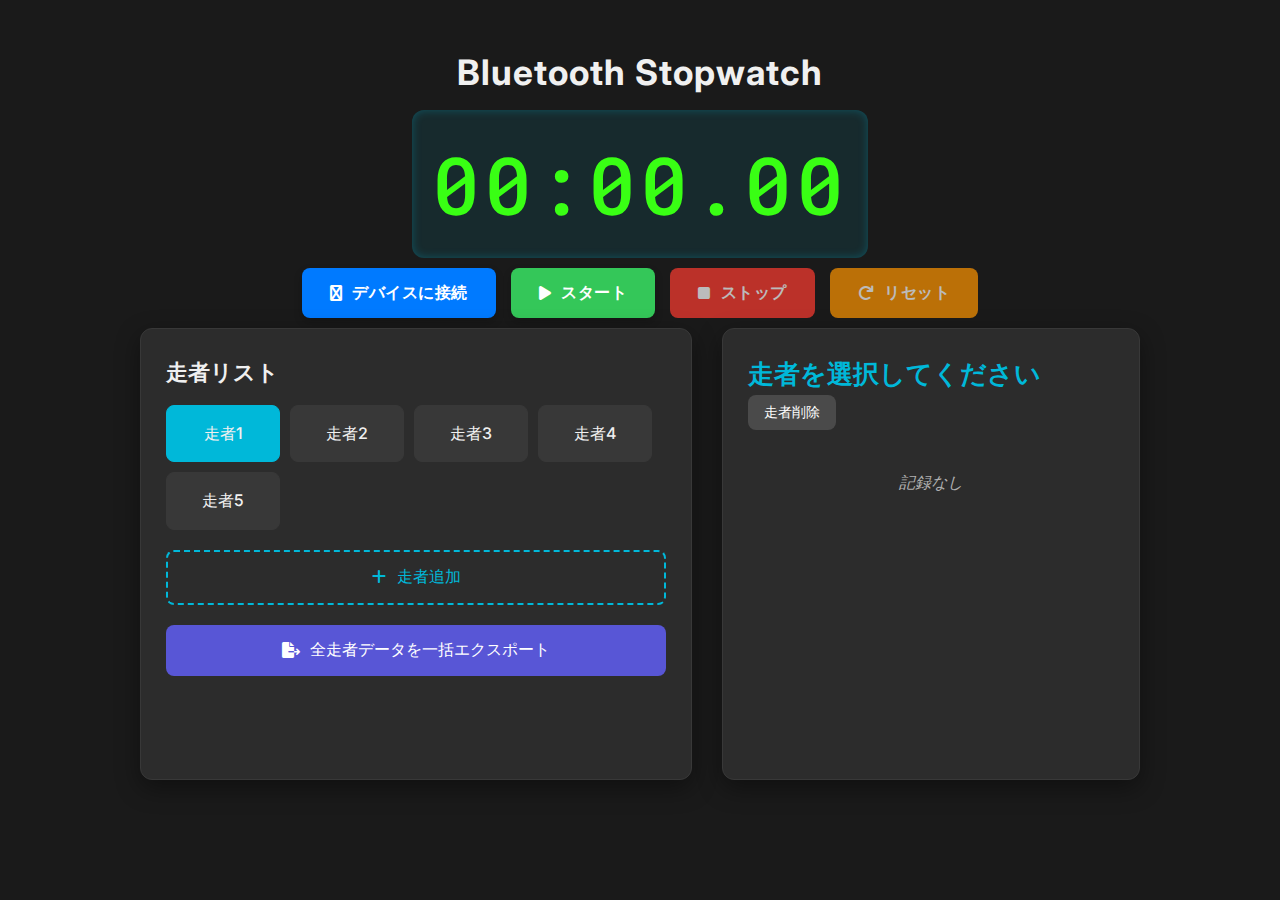
<file: index.html>
<!DOCTYPE html>
<html lang="ja">
<head>
    <meta charset="UTF-8">
    <title>Bluetooth Stopwatch App</title>
    <link href="https://fonts.googleapis.com/css2?family=Inter:wght@400;500;600;700&family=Roboto+Mono:wght@500&display=swap" rel="stylesheet">
    <link rel="stylesheet" href="https://cdnjs.cloudflare.com/ajax/libs/font-awesome/6.0.0-beta3/css/all.min.css">
    <style>
        /* ==================================================================== */
        /* CSS (デザイン) セクション */
        /* ==================================================================== */
        :root {
            --bg-color: #1a1a1a;
            --card-bg-color: #2c2c2c;
            --text-color: #f0f0f0;
            --secondary-text-color: #b0b0b0;
            --border-color: #383838;
            --accent-color: #00b8d9;
            --accent-light: #00b8d920;
            --button-connect: #007aff;
            --button-start: #34c759;
            --button-stop: #ff3b30;
            --button-reset: #ff9500;
            --delete-btn-color: #ff4500;
            --export-all-btn-color: #5856d6;
            --disabled-color: #4a4a4a;
            --font-primary: 'Inter', sans-serif;
            --font-display: 'Roboto Mono', monospace;
        }

        body {
            font-family: var(--font-primary);
            text-align: center;
            margin: 0;
            padding: 20px;
            background-color: var(--bg-color);
            color: var(--text-color);
            line-height: 1.6;
            display: flex;
            flex-direction: column;
            align-items: center;
        }

        h1 {
            font-weight: 700;
            color: var(--text-color);
            margin-bottom: 10px;
            font-size: 2.2em;
            letter-spacing: 1px;
        }

        .main-container {
            display: flex;
            justify-content: center;
            align-items: flex-start;
            gap: 30px;
            margin: 0px auto 30px auto;
            max-width: 1000px;
            width: 100%;
            flex-wrap: wrap;
        }

        .column {
            flex: 1;
            padding: 25px;
            border-radius: 12px;
            background-color: var(--card-bg-color);
            box-shadow: 0 8px 24px rgba(0, 0, 0, 0.4);
            text-align: left;
            min-height: 400px;
            display: flex;
            flex-direction: column;
            border: 1px solid var(--border-color);
            min-width: 300px;
        }

        /* ストップウォッチ表示エリア */
        .time-display {
            font-family: var(--font-display);
            font-size: 5em;
            margin-bottom: 10px;
            color: #39ff14;
            font-weight: 500;
            letter-spacing: 4px;
            background: rgba(0, 184, 217, 0.1);
            padding: 10px 20px; /* 縦方向のpaddingを縮小 */
            border-radius: 12px;
            box-shadow: inset 0 0 10px rgba(0, 184, 217, 0.3);
        }

        /* Controls */
        .controls {
            margin-bottom: 10px;
            display: flex;
            justify-content: center;
            gap: 15px;
            flex-wrap: wrap;
        }

        .controls button {
            font-family: var(--font-primary);
            font-size: 1em;
            padding: 14px 28px;
            border: none;
            border-radius: 8px;
            cursor: pointer;
            transition: all 0.3s ease;
            color: white;
            display: flex;
            align-items: center;
            justify-content: center;
            gap: 10px;
            font-weight: 600;
            box-shadow: 0 4px 8px rgba(0, 0, 0, 0.2);
            text-transform: uppercase;
            letter-spacing: 0.5px;
        }

        .controls button:hover:not(:disabled) {
            transform: translateY(-2px);
            box-shadow: 0 6px 12px rgba(0, 0, 0, 0.3);
        }

        .controls button:active:not(:disabled) {
            transform: translateY(0);
            box-shadow: 0 2px 4px rgba(0, 0, 0, 0.3);
        }

        .controls button:disabled {
            background-color: var(--disabled-color);
            cursor: not-allowed;
            opacity: 0.7;
            box-shadow: none;
        }

        #connectButton { background-color: var(--button-connect); }
        #startButton { background-color: var(--button-start); }
        #stopButton { background-color: var(--button-stop); }
        #resetButton { background-color: var(--button-reset); }
        
        .add-runner-btn {
            width: 100%;
            padding: 15px;
            background-color: transparent;
            border: 2px dashed var(--accent-color);
            border-radius: 8px;
            cursor: pointer;
            margin-top: 20px;
            color: var(--accent-color);
            font-size: 1em;
            font-weight: 500;
            transition: all 0.3s;
            display: flex;
            align-items: center;
            justify-content: center;
            gap: 10px;
        }

        .add-runner-btn:hover {
            background-color: var(--accent-color);
            color: var(--bg-color);
        }

        #exportAllButton { 
            background-color: var(--export-all-btn-color);
            color: white;
            border: none;
            margin-top: 20px;
            width: 100%;
        }

        /* 走者リストのタイル表示用CSS */
        .runner-list {
            min-width: 500px;
        }
        .runner-list ul {
            display: flex;
            flex-wrap: wrap;
            gap: 10px;
            list-style: none;
            padding: 0;
            margin: 0;
        }
        .runner-list li {
            width: calc(20% - 8px);
            padding: 15px 10px;
            border: 1px solid var(--border-color);
            border-radius: 8px;
            background-color: #383838;
            cursor: pointer;
            transition: background-color 0.2s, border-color 0.2s;
            text-align: center;
            display: flex;
            flex-direction: column;
            justify-content: center;
            align-items: center;
            position: relative;
        }

        .runner-list li:hover {
            background-color: var(--accent-light);
            border-color: var(--accent-color);
        }
        .runner-list li.selected {
            background-color: var(--accent-color);
            color: white;
            border-color: var(--accent-color);
            font-weight: 600;
        }

        .runner-name {
            font-size: 1em;
            font-weight: 500;
            color: var(--text-color);
        }
        
        .delete-btn {
            background: none;
            border: none;
            color: var(--delete-btn-color);
            cursor: pointer;
            font-size: 1.1em;
            transition: color 0.2s, transform 0.2s;
        }
        
        .delete-btn:hover {
            color: #ff6347;
            transform: scale(1.1);
        }

        /* 選択された走者の記録リスト */
        .selected-runner-record-list {
            list-style: none;
            padding: 0;
            margin: 0;
            flex-grow: 1;
            overflow-y: auto;
            max-height: 350px;
        }
        .selected-runner-record-list::-webkit-scrollbar {
            width: 8px;
        }
        .selected-runner-record-list::-webkit-scrollbar-thumb {
            background-color: var(--secondary-text-color);
            border-radius: 4px;
        }

        .selected-runner-record-item {
            padding: 15px 12px;
            border-bottom: 1px solid var(--border-color);
            display: flex;
            justify-content: space-between;
            align-items: center;
            transition: background-color 0.2s;
        }
        .selected-runner-record-item:last-child {
            border-bottom: none;
        }
        
        .selected-runner-header {
            display: flex;
            justify-content: space-between;
            align-items: center;
            margin-bottom: 20px;
            flex-wrap: wrap;
        }
        
        .selected-runner-name {
            font-size: 1.6em;
            font-weight: 600;
            color: var(--accent-color);
        }

        .record-info {
            display: flex;
            align-items: baseline;
            gap: 20px;
            flex-grow: 1;
        }

        .selected-runner-record-item .record-number {
            font-weight: 500;
            color: var(--secondary-text-color);
            font-size: 0.9em;
            width: 30px;
            text-align: right;
        }

        .selected-runner-record-item .runner-time {
            font-family: var(--font-display);
            font-weight: 500;
            font-size: 1.2em;
            color: var(--text-color);
        }
        
        #deleteRunnerButton {
            background-color: var(--delete-btn-color);
            color: white;
            border: none;
            padding: 8px 16px;
            border-radius: 8px;
            cursor: pointer;
            font-size: 0.9em;
            transition: background-color 0.3s;
        }
        
        #deleteRunnerButton:hover:not(:disabled) {
            background-color: #ff6347;
        }
        
        #deleteRunnerButton:disabled {
            background-color: var(--disabled-color);
            cursor: not-allowed;
        }

        .no-record {
            padding: 20px;
            text-align: center;
            color: var(--secondary-text-color);
            font-style: italic;
        }

        .runner-name-input {
            font-family: var(--font-primary);
            font-weight: 500;
            font-size: 1em;
            border: 1px solid var(--accent-color);
            border-radius: 4px;
            padding: 5px 8px;
            width: calc(100% - 16px);
            text-align: center;
            background-color: #383838;
            color: var(--accent-color);
            outline: none;
        }
        
        /* 走者リストの上余白を縮めるための追加ルール */
        .runner-list h2 {
            margin-top: 0;
        }

    </style>
</head>
<body>
    <h1>Bluetooth Stopwatch</h1>
    <div class="time-display" id="currentTime">00:00.00</div>
    
    <div class="controls">
        <button id="connectButton"><i class="fas fa-bluetooth-b"></i> デバイスに接続</button>
        <button id="startButton"><i class="fas fa-play"></i> スタート</button>
        <button id="stopButton" disabled><i class="fas fa-stop"></i> ストップ</button>
        <button id="resetButton" disabled><i class="fas fa-redo"></i> リセット</button>
    </div>

    <div class="main-container">
        <div class="column runner-list">
            <h2 style="font-size: 1.4em; margin-bottom: 15px;">走者リスト</h2>
            <ul id="runnerList">
                
            </ul>
            <button class="add-runner-btn" id="addRunnerButton"><i class="fas fa-plus"></i> 走者追加</button>
            <button id="exportAllButton" class="add-runner-btn" style="background-color: var(--export-all-btn-color); color: white; border: none; margin-top: 20px;"><i class="fas fa-file-export"></i> 全走者データを一括エクスポート</button>
        </div>

        <div class="column selected-runner-list">
            <div class="selected-runner-header">
                <span id="selectedRunnerName" class="selected-runner-name">
                    走者を選択してください
                </span>
                <button id="deleteRunnerButton" disabled>走者削除</button>
            </div>
            <ul id="recordsList" class="selected-runner-record-list">
                <li class="no-record">記録なし</li>
            </ul>
        </div>
    </div>
    
    <script>
        /* ==================================================================== */
        /* JavaScript (機能) セクション */
        /* ==================================================================== */
        const SERVICE_UUID = "1b24e5c4-a39c-4d46-92fb-3bbcb2f34a41";
        const CHARACTERISTIC_UUID = "9d18d524-2a6e-44ce-8724-445575b23e9a";

        let device;
        let characteristic;
        let isConnected = false;
        let startTime = 0;
        let elapsedTime = 0;
        let timerInterval;
        let isRunning = false;
        let runners = [];
        let nextRunnerId = 1;
        let selectedRunnerId = null;

        const connectButton = document.getElementById('connectButton');
        const startButton = document.getElementById('startButton');
        const stopButton = document.getElementById('stopButton');
        const resetButton = document.getElementById('resetButton');
        const currentTimeDisplay = document.getElementById('currentTime');
        const runnerListElement = document.getElementById('runnerList');
        const selectedRunnerNameElement = document.getElementById('selectedRunnerName');
        const recordsListElement = document.getElementById('recordsList');
        const addRunnerButton = document.getElementById('addRunnerButton');
        const exportAllButton = document.getElementById('exportAllButton');
        const deleteRunnerButton = document.getElementById('deleteRunnerButton');
        let isConnecting = false;

        loadData();
        updateTimeDisplay(0);
        renderRunnerList();
        
        connectButton.addEventListener('click', () => {
            if (!isConnecting) {
                startBluetoothConnectionFlow();
            }
        });
        startButton.addEventListener('click', startStopwatch);
        stopButton.addEventListener('click', () => {
            recordLap("ゴール");
            stopStopwatch();
        });
        resetButton.addEventListener('click', resetStopwatch);
        addRunnerButton.addEventListener('click', addRunner);
        deleteRunnerButton.addEventListener('click', () => deleteRunner(selectedRunnerId));
        runnerListElement.addEventListener('click', (event) => {
            const listItem = event.target.closest('li');
            if (!listItem) return;
            if (!listItem.querySelector('.runner-name-input')) {
                selectRunner(event);
            }
        });
        recordsListElement.addEventListener('click', (event) => {
            if (event.target.closest('.delete-btn')) {
                const recordIndex = event.target.closest('li').dataset.index;
                deleteRecord(recordIndex);
            }
        });
        document.addEventListener('keydown', handleGlobalKeydown);
        exportAllButton.addEventListener('click', exportAllToCsv);
        
        function saveData() {
            localStorage.setItem('runnersData', JSON.stringify(runners));
            localStorage.setItem('nextRunnerId', nextRunnerId);
            localStorage.setItem('selectedRunnerId', selectedRunnerId);
        }
        
        function loadData() {
            const savedRunners = localStorage.getItem('runnersData');
            const savedNextId = localStorage.getItem('nextRunnerId');
            const savedSelectedId = localStorage.getItem('selectedRunnerId');
            if (savedRunners) {
                runners = JSON.parse(savedRunners);
                nextRunnerId = parseInt(savedNextId, 10);
                selectedRunnerId = parseInt(savedSelectedId, 10);
            } else {
                runners = [
                    { id: 1, name: "走者1", records: [] },
                    { id: 2, name: "走者2", records: [] },
                    { id: 3, name: "走者3", records: [] },
                    { id: 4, name: "走者4", records: [] },
                    { id: 5, name: "走者5", records: [] }
                ];
                nextRunnerId = 6;
                selectedRunnerId = 1;
                saveData();
            }
        }

        async function startBluetoothConnectionFlow() {
            isConnecting = true;
            connectButton.textContent = "スキャン中...";
            try {
                device = await navigator.bluetooth.requestDevice({
                    acceptAllDevices: true,
                    optionalServices: [SERVICE_UUID]
                });
                connectButton.textContent = `接続中: ${device.name || '不明なデバイス'}`;
                await connectToDevice(device);
            } catch (error) {
                console.error(`Bluetooth接続エラー: ${error}`);
                alert("Bluetooth接続に失敗しました。デバイスが近くにあるか、ペアリングモードになっているか確認してください。");
                connectButton.textContent = "デバイスに接続";
                isConnecting = false;
            }
        }
        
        async function connectToDevice(deviceToConnect) {
            try {
                if (!deviceToConnect.gatt.connected) {
                    await deviceToConnect.gatt.connect();
                }
                deviceToConnect.addEventListener('gattserverdisconnected', onDisconnected);
                const server = deviceToConnect.gatt;
                const service = await server.getPrimaryService(SERVICE_UUID);
                characteristic = await service.getCharacteristic(CHARACTERISTIC_UUID);
                await characteristic.startNotifications();
                characteristic.addEventListener('characteristicvaluechanged', handleNotifications);
                isConnected = true;
                isConnecting = false;
                connectButton.textContent = "接続済み";
                connectButton.disabled = true;
                console.log("接続に成功しました。センサーからの通知を待機しています。");
            } catch (error) {
                console.error(`GATT接続エラー: ${error}`);
                connectButton.textContent = "接続エラー";
                isConnecting = false;
                connectButton.disabled = false;
            }
        }
        
        function onDisconnected(event) {
            console.log(`デバイス ${event.target.name} が切断されました。`);
            isConnected = false;
            connectButton.textContent = "再接続を試行中...";
            connectButton.disabled = false;
            setTimeout(() => {
                if (!isConnecting && !isConnected) {
                    startBluetoothConnectionFlow();
                }
            }, 2000);
        }
        
        function handleNotifications(event) {
            const value = event.target.value;
            const decoder = new TextDecoder();
            const jsonString = decoder.decode(value);
            try {
                const data = JSON.parse(jsonString);
                if (data && typeof data.sw === 'number' && typeof data.tr === 'number') {
                    const sw = data.sw;
                    const tr = data.tr;
                    console.log(`Received data - sw: ${sw}, tr: ${tr}`);
                    if (tr === 1) {
                        startStopwatch();
                    } else if (tr === 8) {
                        if (isRunning) {
                            recordLap("ゴール");
                            stopStopwatch();
                        }
                    } else if (tr > 1 && tr < 8) {
                        if (isRunning) {
                            recordLap(getTriggerName(tr));
                        }
                    }
                    if (sw === 1) {
                        resetStopwatch();
                    }
                } else {
                    console.warn("受信データ形式が不正です:", data);
                }
            } catch (e) {
                console.error(`JSONパースエラー: ${e}`);
            }
        }

        function startStopwatch() {
            if (isRunning) return;
            if (selectedRunnerId === null) {
                alert("記録する走者を選択してください。");
                return;
            }
            isRunning = true;
            startTime = Date.now() - elapsedTime;
            timerInterval = setInterval(() => {
                elapsedTime = Date.now() - startTime;
                updateTimeDisplay(elapsedTime);
            }, 10);
            startButton.disabled = true;
            stopButton.disabled = false;
            resetButton.disabled = true;
        }

        function stopStopwatch() {
            if (!isRunning) return;
            isRunning = false;
            clearInterval(timerInterval);
            startButton.disabled = false;
            stopButton.disabled = true;
            resetButton.disabled = false;
        }

        function resetStopwatch() {
            clearInterval(timerInterval);
            isRunning = false;
            elapsedTime = 0;
            updateTimeDisplay(0);
            startButton.disabled = false;
            stopButton.disabled = true;
            resetButton.disabled = true;
        }

        function updateTimeDisplay(milliseconds) {
            const totalSeconds = Math.floor(milliseconds / 1000);
            const hundredthsOfSeconds = Math.floor((milliseconds % 1000) / 10);
            const seconds = totalSeconds % 60;
            const minutes = Math.floor(totalSeconds / 60);
            const format = (num) => num.toString().padStart(2, '0');
            const formatHundredths = (num) => num.toString().padStart(2, '0');
            currentTimeDisplay.textContent = `${format(minutes)}:${format(seconds)}.${formatHundredths(hundredthsOfSeconds)}`;
        }

        function getTriggerName(trValue) {
            switch(trValue) {
                case 1: return "スタート";
                case 2: return "中間1";
                case 4: return "中間2";
                case 8: return "ゴール";
                default: return `不明(${trValue})`;
            }
        }
        
        function recordLap(triggerName) {
            if (selectedRunnerId === null) {
                return;
            }
            const runner = runners.find(r => r.id === selectedRunnerId);
            if (runner) {
                const newRecord = { 
                    time: elapsedTime,
                    formattedTime: formatTime(elapsedTime),
                    label: triggerName
                };
                runner.records.push(newRecord);
                renderSelectedRunnerRecords();
                saveData();
            }
        }

        function deleteRunner(runnerId) {
            if (runnerId === null) return;
            const runner = runners.find(r => r.id === runnerId);
            if (runner && confirm(`${runner.name} とその全ての記録を削除しますか？`)) {
                runners = runners.filter(r => r.id !== runnerId);
                if (selectedRunnerId === runnerId) {
                    selectedRunnerId = null;
                }
                renderRunnerList();
                renderSelectedRunnerRecords();
                saveData();
            }
        }
        
        function deleteRecord(recordIndex) {
            const runner = runners.find(r => r.id === selectedRunnerId);
            if (runner && confirm("この記録を削除しますか？")) {
                runner.records.splice(recordIndex, 1);
                renderSelectedRunnerRecords();
                saveData();
            }
        }
        
        function addRunner() {
            const newRunner = { id: nextRunnerId, name: `走者${nextRunnerId}`, records: [] };
            runners.push(newRunner);
            nextRunnerId++;
            renderRunnerList();
            selectedRunnerId = newRunner.id; 
            renderSelectedRunnerRecords();
            saveData();
        }

        function selectRunner(event) {
            const listItem = event.target.closest('li');
            if (listItem && !listItem.querySelector('.runner-name-input')) {
                const runnerId = parseInt(listItem.dataset.id);
                selectedRunnerId = runnerId;
                document.querySelectorAll('#runnerList li').forEach(li => li.classList.remove('selected'));
                listItem.classList.add('selected');
                renderSelectedRunnerRecords();
                saveData();
            }
        }

        function renderRunnerList() {
            runnerListElement.innerHTML = '';
            if (runners.length === 0 && selectedRunnerId !== null) {
                selectedRunnerId = null;
            }
            runners.forEach(runner => {
                const li = document.createElement('li');
                li.dataset.id = runner.id;
                const runnerNameSpan = document.createElement('span');
                runnerNameSpan.classList.add('runner-name');
                runnerNameSpan.textContent = runner.name;
                runnerNameSpan.addEventListener('dblclick', (e) => editRunnerName(e.currentTarget, runner.id));
                li.appendChild(runnerNameSpan);
                if (runner.id === selectedRunnerId) {
                    li.classList.add('selected');
                }
                runnerListElement.appendChild(li);
            });
            if (selectedRunnerId === null && runners.length > 0) {
                selectedRunnerId = runners[0].id;
                renderRunnerList();
                renderSelectedRunnerRecords();
            } else if (runners.length === 0) {
                 renderSelectedRunnerRecords();
            }
        }
        
        function editRunnerName(targetElement, runnerId) {
            const runner = runners.find(r => r.id === runnerId);
            if (!runner) return;
            const oldName = runner.name;
            const input = document.createElement('input');
            input.type = 'text';
            input.value = oldName;
            input.classList.add('runner-name-input');
            targetElement.innerHTML = '';
            targetElement.appendChild(input);
            input.focus();
            input.select();
            const saveName = () => {
                const newName = input.value.trim();
                if (newName && newName !== oldName) {
                    runner.name = newName;
                    renderRunnerList();
                    renderSelectedRunnerRecords();
                    saveData();
                } else {
                    renderRunnerList();
                }
            };
            input.addEventListener('blur', saveName);
            input.addEventListener('keydown', (e) => {
                if (e.key === 'Enter') {
                    saveName();
                }
            });
        }
        
        function renderSelectedRunnerRecords() {
            recordsListElement.innerHTML = '';
            if (selectedRunnerId === null) {
                selectedRunnerNameElement.textContent = `走者を選択してください`;
                deleteRunnerButton.disabled = true;
                const noRecordLi = document.createElement('li');
                noRecordLi.classList.add('no-record');
                noRecordLi.textContent = "記録なし";
                recordsListElement.appendChild(noRecordLi);
                return;
            }
            const runner = runners.find(r => r.id === selectedRunnerId);
            if (runner) {
                selectedRunnerNameElement.textContent = `${runner.name}`;
                deleteRunnerButton.disabled = false;
                if (runner.records.length > 0) {
                    const reversedRecords = runner.records.slice().reverse(); 
                    reversedRecords.forEach((record, index) => {
                        const li = document.createElement('li');
                        li.classList.add('selected-runner-record-item');
                        li.dataset.index = runner.records.length - 1 - index; 
                        const recordInfoDiv = document.createElement('div');
                        recordInfoDiv.classList.add('record-info');
                        const recordNumberSpan = document.createElement('span');
                        recordNumberSpan.classList.add('record-number');
                        recordNumberSpan.textContent = `${reversedRecords.length - index}`;
                        const recordTimeSpan = document.createElement('span');
                        recordTimeSpan.classList.add('runner-time');
                        recordTimeSpan.textContent = record.formattedTime;
                        recordInfoDiv.appendChild(recordNumberSpan);
                        recordInfoDiv.appendChild(recordTimeSpan);
                        const deleteButton = document.createElement('button');
                        deleteButton.classList.add('delete-btn');
                        deleteButton.innerHTML = '<i class="fas fa-trash-alt"></i>';
                        li.appendChild(recordInfoDiv);
                        li.appendChild(deleteButton);
                        recordsListElement.appendChild(li);
                    });
                } else {
                    const noRecordLi = document.createElement('li');
                    noRecordLi.classList.add('no-record');
                    noRecordLi.textContent = "記録なし";
                    recordsListElement.appendChild(noRecordLi);
                }
            } else {
                selectedRunnerId = null;
                renderRunnerList();
                renderSelectedRunnerRecords();
            }
        }
        
        function handleGlobalKeydown(e) {
            if (e.key === 'Enter' && e.target.tagName === 'INPUT') {
                e.target.blur();
            }
        }

        function formatTime(milliseconds) {
            const totalSeconds = Math.floor(milliseconds / 1000);
            const hundredthsOfSeconds = Math.floor((milliseconds % 1000) / 10);
            const seconds = totalSeconds % 60;
            const minutes = Math.floor(totalSeconds / 60);
            const format = (num) => num.toString().padStart(2, '0');
            const formatHundredths = (num) => num.toString().padStart(2, '0');
            return `${format(minutes)}:${format(seconds)}.${formatHundredths(hundredthsOfSeconds)}`;
        }
        
        function convertToCsvString(runnersData) {
            if (runnersData.length === 0) return "";
            let maxRecords = 0;
            runnersData.forEach(r => {
                if (r.records.length > maxRecords) {
                    maxRecords = r.records.length;
                }
            });
            const escapeCsv = (str) => {
                if (typeof str !== 'string') return '';
                if (str.includes(',') || str.includes('"') || str.includes('\n')) {
                    return `"${str.replace(/"/g, '""')}"`;
                }
                return str;
            };
            let header = escapeCsv("氏名");
            for (let i = 1; i <= maxRecords; i++) {
                header += `,${escapeCsv(i.toString())}`;
            }
            let csv = header + "\n";
            runnersData.forEach(runner => {
                let row = escapeCsv(runner.name);
                for (let i = 0; i < maxRecords; i++) {
                    const record = runner.records[i];
                    const timeString = record ? record.formattedTime : "";
                    row += `,${timeString ? `'${timeString}` : ""}`;
                }
                csv += row + "\n";
            });
            return csv;
        }

        function exportAllToCsv() {
            if (runners.length === 0) {
                alert("エクスポートする走者がいません。");
                return;
            }
            const csvContent = convertToCsvString(runners);
            downloadCsv(csvContent, "全走者記録.csv");
        }
        
        function downloadCsv(csvContent, filename) {
            const BOM = new Uint8Array([0xEF, 0xBB, 0xBF]);
            const blob = new Blob([BOM, csvContent], { type: 'text/csv;charset=utf-8;' });
            const link = document.createElement("a");
            if (link.download !== undefined) {
                const url = URL.createObjectURL(blob);
                link.setAttribute("href", url);
                link.setAttribute("download", filename);
                link.style.visibility = 'hidden';
                document.body.appendChild(link);
                link.click();
                document.body.removeChild(link);
            }
        }
    </script>
</body>
</html>
</file>
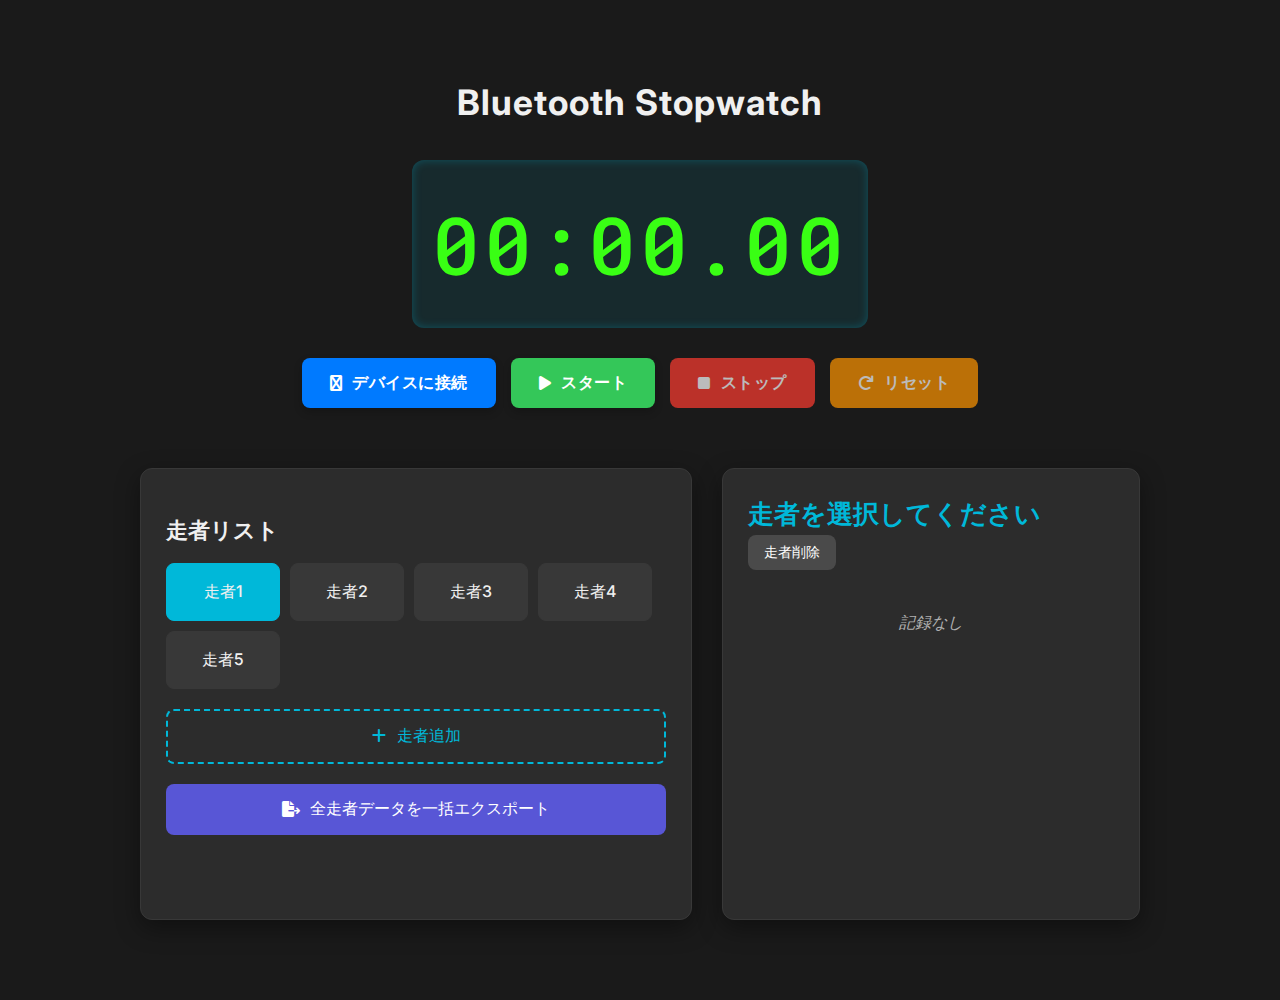
<file: web SW.html>
<!DOCTYPE html>
<html lang="ja">
<head>
    <meta charset="UTF-8">
    <title>Bluetooth Stopwatch App</title>
    <link href="https://fonts.googleapis.com/css2?family=Inter:wght@400;500;600;700&family=Roboto+Mono:wght@500&display=swap" rel="stylesheet">
    <link rel="stylesheet" href="https://cdnjs.cloudflare.com/ajax/libs/font-awesome/6.0.0-beta3/css/all.min.css">
    <style>
        /* ==================================================================== */
        /* CSS (デザイン) セクション - 更新版 */
        /* ==================================================================== */
        :root {
            --bg-color: #1a1a1a;
            --card-bg-color: #2c2c2c;
            --text-color: #f0f0f0;
            --secondary-text-color: #b0b0b0;
            --border-color: #383838;
            --accent-color: #00b8d9;
            --accent-light: #00b8d920; /* 薄い透明なアクセント色 */
            --button-connect: #007aff;
            --button-start: #34c759;
            --button-stop: #ff3b30;
            --button-reset: #ff9500;
            --delete-btn-color: #ff4500;
            --export-all-btn-color: #5856d6;
            --disabled-color: #4a4a4a;
            --font-primary: 'Inter', sans-serif;
            --font-display: 'Roboto Mono', monospace;
        }

        body {
            font-family: var(--font-primary);
            text-align: center;
            margin: 0;
            padding: 50px 20px;
            background-color: var(--bg-color);
            color: var(--text-color);
            line-height: 1.6;
            display: flex;
            flex-direction: column;
            align-items: center;
        }

        h1 {
            font-weight: 700;
            color: var(--text-color);
            margin-bottom: 30px;
            font-size: 2.2em;
            letter-spacing: 1px;
        }

        .main-container {
            display: flex;
            justify-content: center;
            align-items: flex-start;
            gap: 30px;
            margin: 30px auto;
            max-width: 1000px;
            width: 100%;
            flex-wrap: wrap;
        }

        .column {
            flex: 1;
            padding: 25px;
            border-radius: 12px;
            background-color: var(--card-bg-color);
            box-shadow: 0 8px 24px rgba(0, 0, 0, 0.4);
            text-align: left;
            min-height: 400px;
            display: flex;
            flex-direction: column;
            border: 1px solid var(--border-color);
            min-width: 300px;
        }

        /* ストップウォッチ表示エリア */
        .time-display {
            font-family: var(--font-display);
            font-size: 5em;
            margin-bottom: 30px;
            color: #39ff14; /* 蛍光緑に変更 */
            font-weight: 500;
            letter-spacing: 4px;
            background: rgba(0, 184, 217, 0.1);
            padding: 20px;
            border-radius: 12px;
            box-shadow: inset 0 0 10px rgba(0, 184, 217, 0.3);
        }

        /* Controls */
        .controls {
            margin-bottom: 30px;
            display: flex;
            justify-content: center;
            gap: 15px;
            flex-wrap: wrap;
        }

        .controls button {
            font-family: var(--font-primary);
            font-size: 1em;
            padding: 14px 28px;
            border: none;
            border-radius: 8px;
            cursor: pointer;
            transition: all 0.3s ease;
            color: white;
            display: flex;
            align-items: center;
            justify-content: center;
            gap: 10px;
            font-weight: 600;
            box-shadow: 0 4px 8px rgba(0, 0, 0, 0.2);
            text-transform: uppercase;
            letter-spacing: 0.5px;
        }

        .controls button:hover:not(:disabled) {
            transform: translateY(-2px);
            box-shadow: 0 6px 12px rgba(0, 0, 0, 0.3);
        }

        .controls button:active:not(:disabled) {
            transform: translateY(0);
            box-shadow: 0 2px 4px rgba(0, 0, 0, 0.3);
        }

        .controls button:disabled {
            background-color: var(--disabled-color);
            cursor: not-allowed;
            opacity: 0.7;
            box-shadow: none;
        }

        #connectButton { background-color: var(--button-connect); }
        #startButton { background-color: var(--button-start); }
        #stopButton { background-color: var(--button-stop); }
        #resetButton { background-color: var(--button-reset); }
        
        .add-runner-btn {
            width: 100%;
            padding: 15px;
            background-color: transparent;
            border: 2px dashed var(--accent-color);
            border-radius: 8px;
            cursor: pointer;
            margin-top: 20px;
            color: var(--accent-color);
            font-size: 1em;
            font-weight: 500;
            transition: all 0.3s;
            display: flex;
            align-items: center;
            justify-content: center;
            gap: 10px;
        }

        .add-runner-btn:hover {
            background-color: var(--accent-color);
            color: var(--bg-color);
        }

        #exportAllButton { 
            background-color: var(--export-all-btn-color);
            color: white;
            border: none;
            margin-top: 20px;
            width: 100%;
        }

        /* 走者リストのタイル表示用CSS */
        .runner-list {
            min-width: 500px;
        }
        .runner-list ul {
            display: flex;
            flex-wrap: wrap;
            gap: 10px;
            list-style: none;
            padding: 0;
            margin: 0;
        }
        .runner-list li {
            width: calc(20% - 8px); /* 5列表示のための計算 */
            padding: 15px 10px;
            border: 1px solid var(--border-color);
            border-radius: 8px;
            background-color: #383838;
            cursor: pointer;
            transition: background-color 0.2s, border-color 0.2s;
            text-align: center;
            display: flex;
            flex-direction: column;
            justify-content: center;
            align-items: center;
            position: relative;
        }

        .runner-list li:hover {
            background-color: var(--accent-light);
            border-color: var(--accent-color);
        }
        .runner-list li.selected {
            background-color: var(--accent-color);
            color: white;
            border-color: var(--accent-color);
            font-weight: 600;
        }

        .runner-name {
            font-size: 1em;
            font-weight: 500;
            color: var(--text-color);
        }
        
        .delete-btn {
            background: none;
            border: none;
            color: var(--delete-btn-color);
            cursor: pointer;
            font-size: 1.1em;
            transition: color 0.2s, transform 0.2s;
        }
        
        .delete-btn:hover {
            color: #ff6347;
            transform: scale(1.1);
        }

        /* 選択された走者の記録リスト */
        .selected-runner-record-list {
            list-style: none;
            padding: 0;
            margin: 0;
            flex-grow: 1;
            overflow-y: auto;
            max-height: 350px;
        }
        .selected-runner-record-list::-webkit-scrollbar {
            width: 8px;
        }
        .selected-runner-record-list::-webkit-scrollbar-thumb {
            background-color: var(--secondary-text-color);
            border-radius: 4px;
        }

        .selected-runner-record-item {
            padding: 15px 12px;
            border-bottom: 1px solid var(--border-color);
            display: flex;
            justify-content: space-between;
            align-items: center;
            transition: background-color 0.2s;
        }
        .selected-runner-record-item:last-child {
            border-bottom: none;
        }
        
        .selected-runner-header {
            display: flex;
            justify-content: space-between;
            align-items: center;
            margin-bottom: 20px;
            flex-wrap: wrap;
        }
        
        .selected-runner-name {
            font-size: 1.6em;
            font-weight: 600;
            color: var(--accent-color);
        }

        .record-info {
            display: flex;
            align-items: baseline;
            gap: 20px;
            flex-grow: 1;
        }

        .selected-runner-record-item .record-number {
            font-weight: 500;
            color: var(--secondary-text-color);
            font-size: 0.9em;
            width: 30px;
            text-align: right;
        }

        .selected-runner-record-item .runner-time {
            font-family: var(--font-display);
            font-weight: 500;
            font-size: 1.2em;
            color: var(--text-color);
        }
        
        #deleteRunnerButton {
            background-color: var(--delete-btn-color);
            color: white;
            border: none;
            padding: 8px 16px;
            border-radius: 8px;
            cursor: pointer;
            font-size: 0.9em;
            transition: background-color 0.3s;
        }
        
        #deleteRunnerButton:hover:not(:disabled) {
            background-color: #ff6347;
        }
        
        #deleteRunnerButton:disabled {
            background-color: var(--disabled-color);
            cursor: not-allowed;
        }

        .no-record {
            padding: 20px;
            text-align: center;
            color: var(--secondary-text-color);
            font-style: italic;
        }

        .runner-name-input {
            font-family: var(--font-primary);
            font-weight: 500;
            font-size: 1em;
            border: 1px solid var(--accent-color);
            border-radius: 4px;
            padding: 5px 8px;
            width: calc(100% - 16px);
            text-align: center;
            background-color: #383838;
            color: var(--accent-color);
            outline: none;
        }
        
    </style>
</head>
<body>
    <h1>Bluetooth Stopwatch</h1>
    <div class="time-display" id="currentTime">00:00.00</div>
    
    <div class="controls">
        <button id="connectButton"><i class="fas fa-bluetooth-b"></i> デバイスに接続</button>
        <button id="startButton"><i class="fas fa-play"></i> スタート</button>
        <button id="stopButton" disabled><i class="fas fa-stop"></i> ストップ</button>
        <button id="resetButton" disabled><i class="fas fa-redo"></i> リセット</button>
    </div>

    <div class="main-container">
        <div class="column runner-list">
            <h2 style="font-size: 1.4em; margin-bottom: 15px;">走者リスト</h2>
            <ul id="runnerList">
                
            </ul>
            <button class="add-runner-btn" id="addRunnerButton"><i class="fas fa-plus"></i> 走者追加</button>
            <button id="exportAllButton" class="add-runner-btn" style="background-color: var(--export-all-btn-color); color: white; border: none; margin-top: 20px;"><i class="fas fa-file-export"></i> 全走者データを一括エクスポート</button>
        </div>

        <div class="column selected-runner-list">
            <div class="selected-runner-header">
                <span id="selectedRunnerName" class="selected-runner-name">
                    走者を選択してください
                </span>
                <button id="deleteRunnerButton" disabled>走者削除</button>
            </div>
            <ul id="recordsList" class="selected-runner-record-list">
                <li class="no-record">記録なし</li>
            </ul>
        </div>
    </div>
    
    <script>
        /* ==================================================================== */
        /* JavaScript (機能) セクション */
        /* ==================================================================== */
        const SERVICE_UUID = "1b24e5c4-a39c-4d46-92fb-3bbcb2f34a41";
        const CHARACTERISTIC_UUID = "9d18d524-2a6e-44ce-8724-445575b23e9a";

        let device;
        let characteristic;
        let isConnected = false;

        let startTime = 0;
        let elapsedTime = 0;
        let timerInterval;
        let isRunning = false;
        let lastTr = 0;
        
        let runners = []; // 初期データを空にするか、localStorageにない場合に使用
        let nextRunnerId = 1;
        let selectedRunnerId = null;

        const connectButton = document.getElementById('connectButton');
        const startButton = document.getElementById('startButton');
        const stopButton = document.getElementById('stopButton');
        const resetButton = document.getElementById('resetButton');
        const currentTimeDisplay = document.getElementById('currentTime');
        const runnerListElement = document.getElementById('runnerList');
        const selectedRunnerNameElement = document.getElementById('selectedRunnerName');
        const recordsListElement = document.getElementById('recordsList');
        const addRunnerButton = document.getElementById('addRunnerButton');
        const exportAllButton = document.getElementById('exportAllButton');
        const deleteRunnerButton = document.getElementById('deleteRunnerButton');

        // Initial setup
        loadData();
        updateTimeDisplay(0);
        renderRunnerList();
        
        // Event Listeners
        connectButton.addEventListener('click', connectToDevice);
        startButton.addEventListener('click', startStopwatch);
        stopButton.addEventListener('click', () => {
            recordLap("ゴール");
            stopStopwatch();
        });
        resetButton.addEventListener('click', resetStopwatch);
        addRunnerButton.addEventListener('click', addRunner);
        deleteRunnerButton.addEventListener('click', () => deleteRunner(selectedRunnerId));
        runnerListElement.addEventListener('click', (event) => {
            const listItem = event.target.closest('li');
            if (!listItem) return;
            
            if (!listItem.querySelector('.runner-name-input')) {
                selectRunner(event);
            }
        });
        recordsListElement.addEventListener('click', (event) => {
            if (event.target.closest('.delete-btn')) {
                const recordIndex = event.target.closest('li').dataset.index;
                deleteRecord(recordIndex);
            }
        });
        document.addEventListener('keydown', handleGlobalKeydown);
        exportAllButton.addEventListener('click', exportAllToCsv);
        
        // ========================
        // データ永続化の関数
        // ========================
        function saveData() {
            localStorage.setItem('runnersData', JSON.stringify(runners));
            localStorage.setItem('nextRunnerId', nextRunnerId);
            localStorage.setItem('selectedRunnerId', selectedRunnerId);
        }
        
        function loadData() {
            const savedRunners = localStorage.getItem('runnersData');
            const savedNextId = localStorage.getItem('nextRunnerId');
            const savedSelectedId = localStorage.getItem('selectedRunnerId');
            
            if (savedRunners) {
                runners = JSON.parse(savedRunners);
                nextRunnerId = parseInt(savedNextId, 10);
                selectedRunnerId = parseInt(savedSelectedId, 10);
            } else {
                // 初回アクセス時またはデータがない場合、初期データを設定
                runners = [
                    { id: 1, name: "走者1", records: [] },
                    { id: 2, name: "走者2", records: [] },
                    { id: 3, name: "走者3", records: [] },
                    { id: 4, name: "走者4", records: [] },
                    { id: 5, name: "走者5", records: [] }
                ];
                nextRunnerId = 6;
                selectedRunnerId = 1;
                saveData(); // 初期データを保存
            }
        }

        async function connectToDevice() {
            try {
                console.log("デバイスをスキャン中...");
                device = await navigator.bluetooth.requestDevice({
                    filters: [{ services: [SERVICE_UUID] }]
                });
                
                console.log(`'${device.name}' に接続中...`);
                const server = await device.gatt.connect();
                const service = await server.getPrimaryService(SERVICE_UUID);
                characteristic = await service.getCharacteristic(CHARACTERISTIC_UUID);

                await characteristic.startNotifications();
                characteristic.addEventListener('characteristicvaluechanged', handleNotifications);
                
                isConnected = true;
                console.log("接続に成功しました。センサーからの通知を待機しています。");
                connectButton.textContent = "接続済み";
                connectButton.disabled = true;

            } catch (error) {
                console.error(`接続エラー: ${error}`);
                alert("Bluetooth接続に失敗しました。デバイスが近くにあるか、ペアリングモードになっているか確認してください。");
            }
        }
        
        function handleNotifications(event) {
            if (!isConnected) return;

            const value = event.target.value;
            const decoder = new TextDecoder();
            const jsonString = decoder.decode(value);

            try {
                const data = JSON.parse(jsonString);
                const sw = data.sw;
                const tr = data.tr;

                if (tr !== lastTr) {
                    if (tr > lastTr) {
                        if (tr === 1) { // START_TRG
                            startStopwatch();
                        } else if (isRunning) {
                            recordLap(getTriggerName(tr));
                            if (tr === 8) { // GOAL_TRG
                                stopStopwatch();
                            }
                        }
                    }
                }
                
                if (sw > 0) { // Reset
                    resetStopwatch();
                }
                
                lastTr = tr;
                
            } catch (e) {
                console.error(`JSONパースエラー: ${e}`);
            }
        }

        function startStopwatch() {
            if (isRunning) return;
            if (selectedRunnerId === null) {
                alert("記録する走者を選択してください。");
                return;
            }
            isRunning = true;
            startTime = Date.now() - elapsedTime;
            timerInterval = setInterval(() => {
                elapsedTime = Date.now() - startTime;
                updateTimeDisplay(elapsedTime);
            }, 10);
            startButton.disabled = true;
            stopButton.disabled = false;
            resetButton.disabled = true;
        }

        function stopStopwatch() {
            if (!isRunning) return;
            isRunning = false;
            clearInterval(timerInterval);
            startButton.disabled = false;
            stopButton.disabled = true;
            resetButton.disabled = false;
        }

        function resetStopwatch() {
            clearInterval(timerInterval);
            isRunning = false;
            elapsedTime = 0;
            updateTimeDisplay(0);
            startButton.disabled = false;
            stopButton.disabled = true;
            resetButton.disabled = true;
        }

        function updateTimeDisplay(milliseconds) {
            const totalSeconds = Math.floor(milliseconds / 1000);
            const hundredthsOfSeconds = Math.floor((milliseconds % 1000) / 10);
            const seconds = totalSeconds % 60;
            const minutes = Math.floor(totalSeconds / 60);

            const format = (num) => num.toString().padStart(2, '0');
            const formatHundredths = (num) => num.toString().padStart(2, '0');
            
            currentTimeDisplay.textContent = `${format(minutes)}:${format(seconds)}.${formatHundredths(hundredthsOfSeconds)}`;
        }

        function getTriggerName(trValue) {
            switch(trValue) {
                case 1: return "スタート";
                case 2: return "中間1";
                case 4: return "中間2";
                case 8: return "ゴール";
                default: return `不明(${trValue})`;
            }
        }
        
        function recordLap(triggerName) {
            if (selectedRunnerId === null) {
                return;
            }
            const runner = runners.find(r => r.id === selectedRunnerId);
            if (runner) {
                const newRecord = { 
                    time: elapsedTime,
                    formattedTime: formatTime(elapsedTime),
                    label: triggerName
                };
                runner.records.push(newRecord);
                renderSelectedRunnerRecords();
                saveData(); // データの変更を保存
            }
        }

        function deleteRunner(runnerId) {
            if (runnerId === null) return;
            const runner = runners.find(r => r.id === runnerId);
            if (runner && confirm(`${runner.name} とその全ての記録を削除しますか？`)) {
                runners = runners.filter(r => r.id !== runnerId);
                if (selectedRunnerId === runnerId) {
                    selectedRunnerId = null;
                }
                renderRunnerList();
                renderSelectedRunnerRecords();
                saveData(); // データの変更を保存
            }
        }
        
        function deleteRecord(recordIndex) {
            const runner = runners.find(r => r.id === selectedRunnerId);
            if (runner && confirm("この記録を削除しますか？")) {
                runner.records.splice(recordIndex, 1);
                renderSelectedRunnerRecords();
                saveData(); // データの変更を保存
            }
        }
        
        function addRunner() {
            const newRunner = { id: nextRunnerId, name: `走者${nextRunnerId}`, records: [] };
            runners.push(newRunner);
            nextRunnerId++;
            renderRunnerList();
            selectedRunnerId = newRunner.id; 
            renderSelectedRunnerRecords();
            saveData(); // データの変更を保存
        }

        function selectRunner(event) {
            const listItem = event.target.closest('li');
            if (listItem && !listItem.querySelector('.runner-name-input')) {
                const runnerId = parseInt(listItem.dataset.id);
                selectedRunnerId = runnerId;
                
                document.querySelectorAll('#runnerList li').forEach(li => li.classList.remove('selected'));
                listItem.classList.add('selected');

                renderSelectedRunnerRecords();
                saveData(); // データの変更を保存
            }
        }

        function renderRunnerList() {
            runnerListElement.innerHTML = '';
            if (runners.length === 0 && selectedRunnerId !== null) {
                selectedRunnerId = null;
            }
            runners.forEach(runner => {
                const li = document.createElement('li');
                li.dataset.id = runner.id;
                
                const runnerNameSpan = document.createElement('span');
                runnerNameSpan.classList.add('runner-name');
                runnerNameSpan.textContent = runner.name;
                runnerNameSpan.addEventListener('dblclick', (e) => editRunnerName(e.currentTarget, runner.id));
                
                li.appendChild(runnerNameSpan);

                if (runner.id === selectedRunnerId) {
                    li.classList.add('selected');
                }
                runnerListElement.appendChild(li);
            });
            if (selectedRunnerId === null && runners.length > 0) {
                selectedRunnerId = runners[0].id;
                renderRunnerList();
                renderSelectedRunnerRecords();
            } else if (runners.length === 0) {
                 renderSelectedRunnerRecords();
            }
        }
        
        function editRunnerName(targetElement, runnerId) {
            const runner = runners.find(r => r.id === runnerId);
            if (!runner) return;

            const oldName = runner.name;
            const input = document.createElement('input');
            input.type = 'text';
            input.value = oldName;
            input.classList.add('runner-name-input');
            
            targetElement.innerHTML = '';
            targetElement.appendChild(input);
            input.focus();
            input.select();

            const saveName = () => {
                const newName = input.value.trim();
                if (newName && newName !== oldName) {
                    runner.name = newName;
                    renderRunnerList();
                    renderSelectedRunnerRecords();
                    saveData(); // データの変更を保存
                } else {
                    renderRunnerList();
                }
            };

            input.addEventListener('blur', saveName);
            input.addEventListener('keydown', (e) => {
                if (e.key === 'Enter') {
                    saveName();
                }
            });
        }
        
        function renderSelectedRunnerRecords() {
            recordsListElement.innerHTML = '';
            
            if (selectedRunnerId === null) {
                selectedRunnerNameElement.textContent = `走者を選択してください`;
                deleteRunnerButton.disabled = true;
                const noRecordLi = document.createElement('li');
                noRecordLi.classList.add('no-record');
                noRecordLi.textContent = "記録なし";
                recordsListElement.appendChild(noRecordLi);
                return;
            }

            const runner = runners.find(r => r.id === selectedRunnerId);
            if (runner) {
                selectedRunnerNameElement.textContent = `${runner.name}`;
                deleteRunnerButton.disabled = false;
                
                if (runner.records.length > 0) {
                    const reversedRecords = runner.records.slice().reverse(); 
                    reversedRecords.forEach((record, index) => {
                        const li = document.createElement('li');
                        li.classList.add('selected-runner-record-item');
                        li.dataset.index = runner.records.length - 1 - index; 
                        
                        const recordInfoDiv = document.createElement('div');
                        recordInfoDiv.classList.add('record-info');

                        const recordNumberSpan = document.createElement('span');
                        recordNumberSpan.classList.add('record-number');
                        recordNumberSpan.textContent = `${reversedRecords.length - index}`;
                        
                        const recordTimeSpan = document.createElement('span');
                        recordTimeSpan.classList.add('runner-time');
                        recordTimeSpan.textContent = record.formattedTime;
                        
                        recordInfoDiv.appendChild(recordNumberSpan);
                        recordInfoDiv.appendChild(recordTimeSpan);
                        
                        const deleteButton = document.createElement('button');
                        deleteButton.classList.add('delete-btn');
                        deleteButton.innerHTML = '<i class="fas fa-trash-alt"></i>';
                        
                        li.appendChild(recordInfoDiv);
                        li.appendChild(deleteButton);
                        recordsListElement.appendChild(li);
                    });
                } else {
                    const noRecordLi = document.createElement('li');
                    noRecordLi.classList.add('no-record');
                    noRecordLi.textContent = "記録なし";
                    recordsListElement.appendChild(noRecordLi);
                }
            } else {
                selectedRunnerId = null;
                renderRunnerList();
                renderSelectedRunnerRecords();
            }
        }
        
        function handleGlobalKeydown(e) {
            if (e.key === 'Enter' && e.target.tagName === 'INPUT') {
                e.target.blur();
            }
        }

        function formatTime(milliseconds) {
            const totalSeconds = Math.floor(milliseconds / 1000);
            const hundredthsOfSeconds = Math.floor((milliseconds % 1000) / 10);
            const seconds = totalSeconds % 60;
            const minutes = Math.floor(totalSeconds / 60);
            const format = (num) => num.toString().padStart(2, '0');
            const formatHundredths = (num) => num.toString().padStart(2, '0');
            return `${format(minutes)}:${format(seconds)}.${formatHundredths(hundredthsOfSeconds)}`;
        }
        
        function convertToCsvString(runnersData) {
            if (runnersData.length === 0) return "";

            let maxRecords = 0;
            runnersData.forEach(r => {
                if (r.records.length > maxRecords) {
                    maxRecords = r.records.length;
                }
            });

            const escapeCsv = (str) => {
                if (str.includes(',') || str.includes('"') || str.includes('\n')) {
                    return `"${str.replace(/"/g, '""')}"`;
                }
                return str;
            };

            let header = escapeCsv("氏名");
            for (let i = 1; i <= maxRecords; i++) {
                header += `,${escapeCsv(i.toString())}`;
            }
            let csv = header + "\n";

            runnersData.forEach(runner => {
                let row = escapeCsv(runner.name);
                for (let i = 0; i < maxRecords; i++) {
                    const record = runner.records[i];
                    const timeString = record ? record.formattedTime : "";
                    row += `,${timeString ? `'${timeString}` : ""}`;
                }
                csv += row + "\n";
            });

            return csv;
        }

        function exportAllToCsv() {
            if (runners.length === 0) {
                alert("エクスポートする走者がいません。");
                return;
            }
            
            const csvContent = convertToCsvString(runners);
            downloadCsv(csvContent, "全走者記録.csv");
        }
        
        function downloadCsv(csvContent, filename) {
            const BOM = new Uint8Array([0xEF, 0xBB, 0xBF]);
            const blob = new Blob([BOM, csvContent], { type: 'text/csv;charset=utf-8;' });
            
            const link = document.createElement("a");
            if (link.download !== undefined) {
                const url = URL.createObjectURL(blob);
                link.setAttribute("href", url);
                link.setAttribute("download", filename);
                link.style.visibility = 'hidden';
                document.body.appendChild(link);
                link.click();
                document.body.removeChild(link);
            }
        }
    </script>
</body>
</html>
</file>
